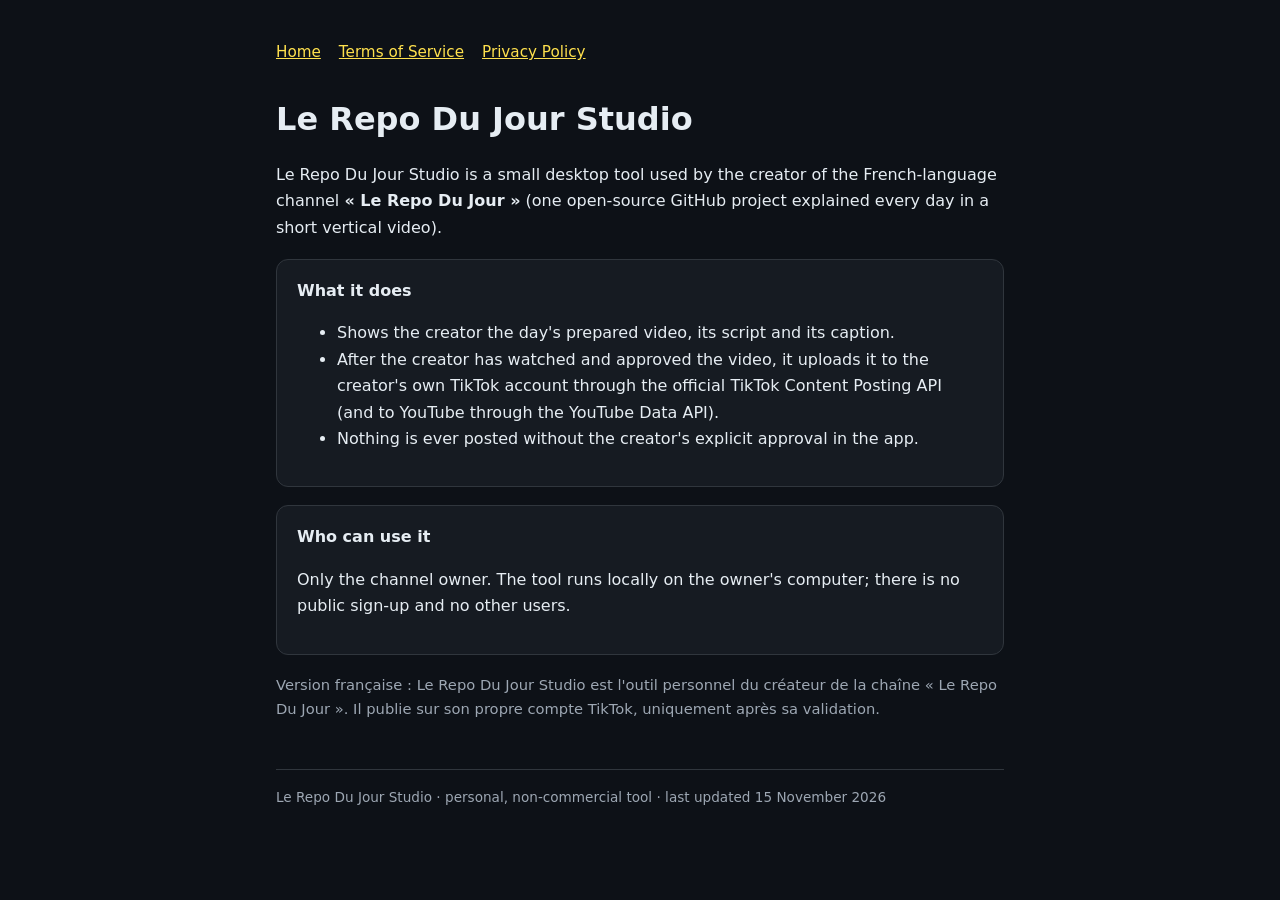
<file: index.html>
<!doctype html><html lang="en"><head><meta charset="utf-8"><meta name="viewport" content="width=device-width,initial-scale=1">
<title>Le Repo Du Jour Studio</title><link rel="stylesheet" href="style.css"></head><body><main>
<nav><a href="index.html">Home</a><a href="terms.html">Terms of Service</a><a href="privacy.html">Privacy Policy</a></nav>
<h1>Le Repo Du Jour Studio</h1>
<p>Le Repo Du Jour Studio is a small desktop tool used by the creator of the French-language channel <strong>« Le Repo Du Jour »</strong> (one open-source GitHub project explained every day in a short vertical video).</p>
<div class="card"><strong>What it does</strong>
<ul>
<li>Shows the creator the day's prepared video, its script and its caption.</li>
<li>After the creator has watched and approved the video, it uploads it to the creator's own TikTok account through the official TikTok Content Posting API (and to YouTube through the YouTube Data API).</li>
<li>Nothing is ever posted without the creator's explicit approval in the app.</li>
</ul></div>
<div class="card"><strong>Who can use it</strong><p>Only the channel owner. The tool runs locally on the owner's computer; there is no public sign-up and no other users.</p></div>
<p class="muted">Version française : Le Repo Du Jour Studio est l'outil personnel du créateur de la chaîne « Le Repo Du Jour ». Il publie sur son propre compte TikTok, uniquement après sa validation.</p>
<footer>Le Repo Du Jour Studio · personal, non-commercial tool · last updated 15 November 2026</footer>
</main></body></html>
</file>
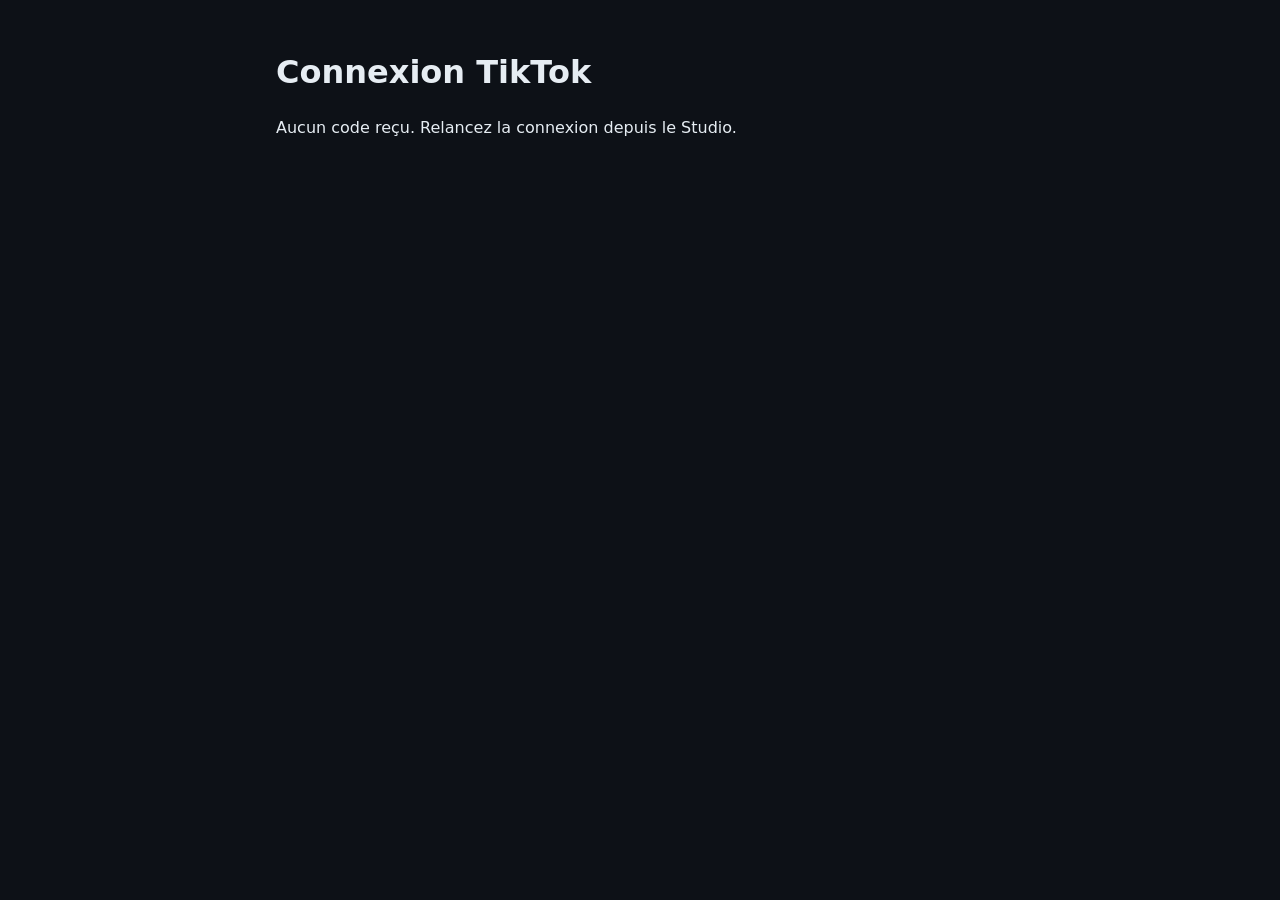
<file: callback.html>
<!doctype html><html lang="en"><head><meta charset="utf-8"><meta name="viewport" content="width=device-width,initial-scale=1">
<title>Connexion TikTok</title><link rel="stylesheet" href="style.css"></head><body><main>
<h1>Connexion TikTok</h1><p id="msg">Retour vers le Studio sur votre ordinateur…</p>
<script>
// Renvoie le code d'autorisation TikTok au Studio qui tourne sur l'ordinateur du propriétaire (localhost uniquement).
var q = location.search || "";
var p = new URLSearchParams(q);
if (p.get("code") || p.get("error")) {
  location.replace("http://localhost:8765/tiktok" + q);
} else {
  document.getElementById("msg").textContent = "Aucun code reçu. Relancez la connexion depuis le Studio.";
}
</script>
</main></body></html>
</file>
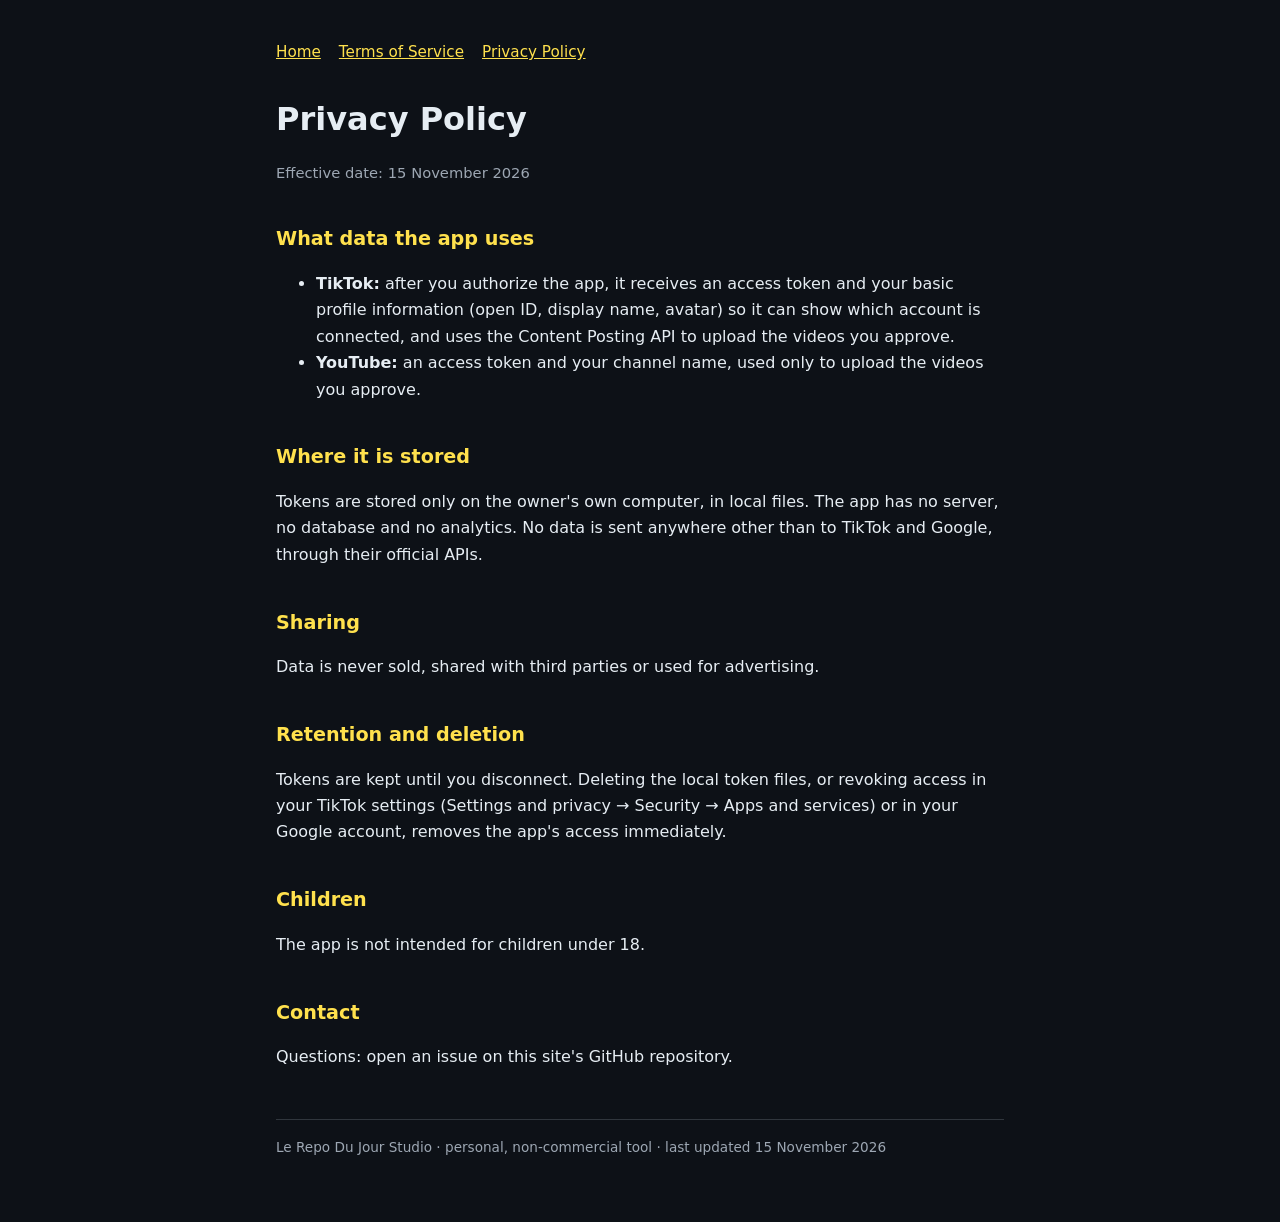
<file: privacy.html>
<!doctype html><html lang="en"><head><meta charset="utf-8"><meta name="viewport" content="width=device-width,initial-scale=1">
<title>Privacy Policy</title><link rel="stylesheet" href="style.css"></head><body><main>
<nav><a href="index.html">Home</a><a href="terms.html">Terms of Service</a><a href="privacy.html">Privacy Policy</a></nav>
<h1>Privacy Policy</h1>
<p class="muted">Effective date: 15 November 2026</p>
<h2>What data the app uses</h2>
<ul>
<li><strong>TikTok:</strong> after you authorize the app, it receives an access token and your basic profile information (open ID, display name, avatar) so it can show which account is connected, and uses the Content Posting API to upload the videos you approve.</li>
<li><strong>YouTube:</strong> an access token and your channel name, used only to upload the videos you approve.</li>
</ul>
<h2>Where it is stored</h2><p>Tokens are stored only on the owner's own computer, in local files. The app has no server, no database and no analytics. No data is sent anywhere other than to TikTok and Google, through their official APIs.</p>
<h2>Sharing</h2><p>Data is never sold, shared with third parties or used for advertising.</p>
<h2>Retention and deletion</h2><p>Tokens are kept until you disconnect. Deleting the local token files, or revoking access in your TikTok settings (Settings and privacy → Security → Apps and services) or in your Google account, removes the app's access immediately.</p>
<h2>Children</h2><p>The app is not intended for children under 18.</p>
<h2>Contact</h2><p>Questions: open an issue on this site's GitHub repository.</p>
<footer>Le Repo Du Jour Studio · personal, non-commercial tool · last updated 15 November 2026</footer>
</main></body></html>
</file>
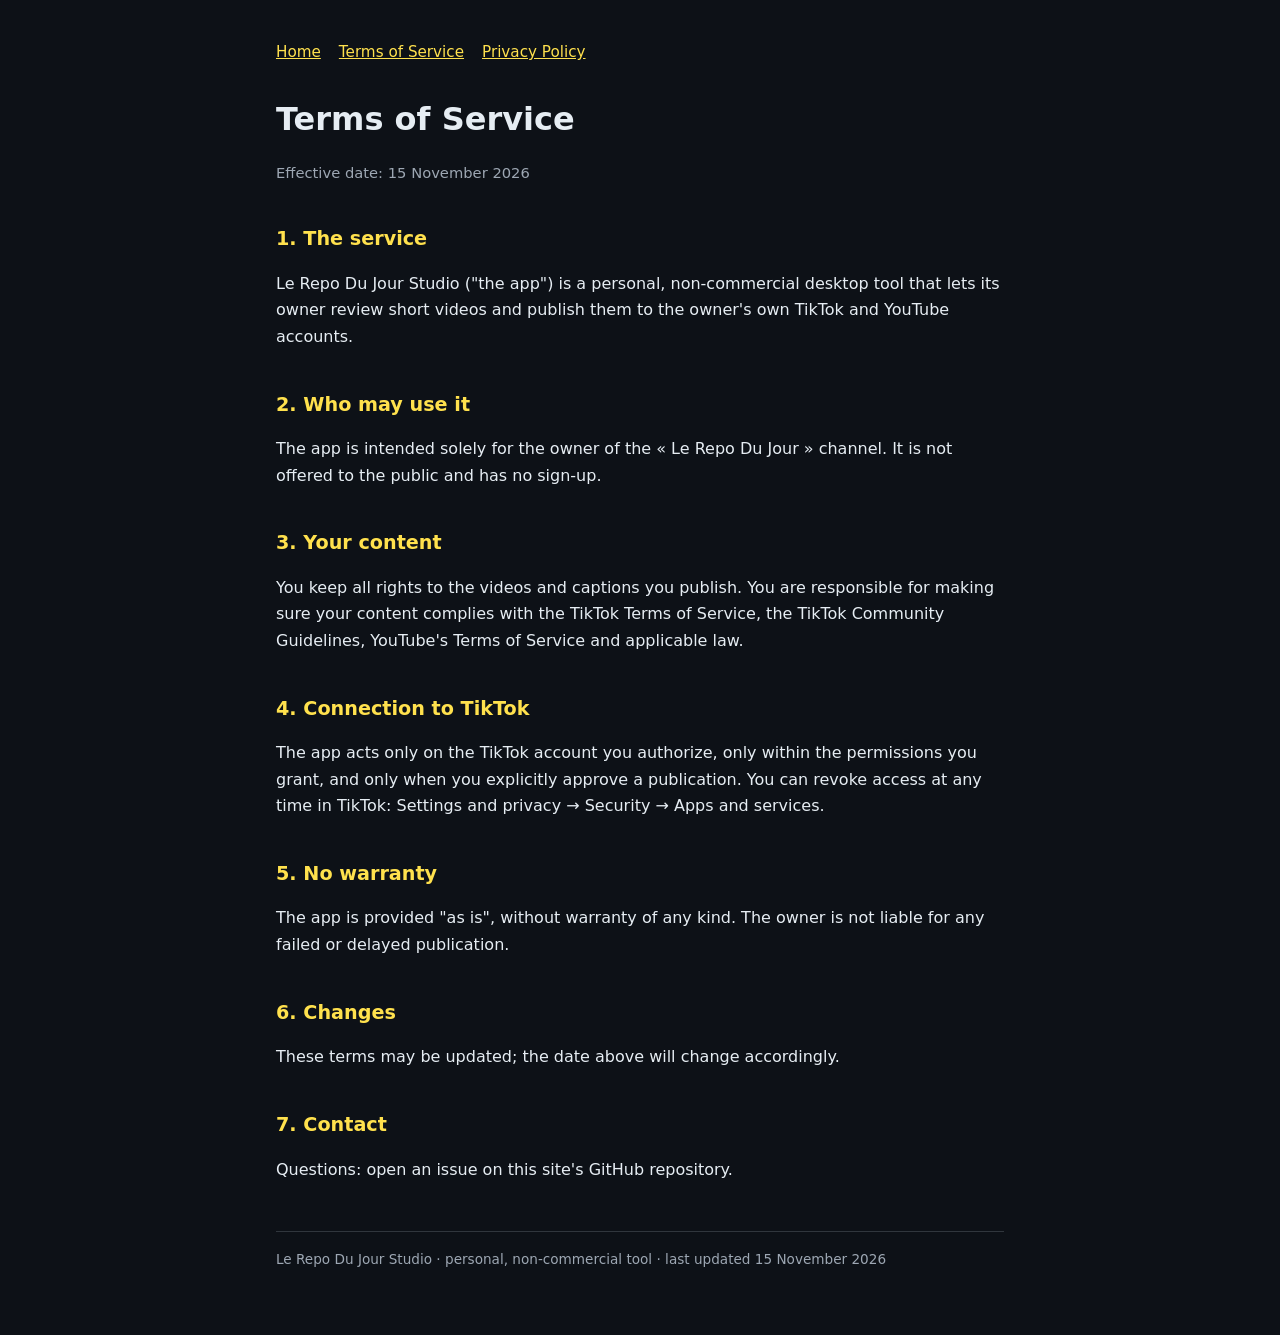
<file: terms.html>
<!doctype html><html lang="en"><head><meta charset="utf-8"><meta name="viewport" content="width=device-width,initial-scale=1">
<title>Terms of Service</title><link rel="stylesheet" href="style.css"></head><body><main>
<nav><a href="index.html">Home</a><a href="terms.html">Terms of Service</a><a href="privacy.html">Privacy Policy</a></nav>
<h1>Terms of Service</h1>
<p class="muted">Effective date: 15 November 2026</p>
<h2>1. The service</h2><p>Le Repo Du Jour Studio ("the app") is a personal, non-commercial desktop tool that lets its owner review short videos and publish them to the owner's own TikTok and YouTube accounts.</p>
<h2>2. Who may use it</h2><p>The app is intended solely for the owner of the « Le Repo Du Jour » channel. It is not offered to the public and has no sign-up.</p>
<h2>3. Your content</h2><p>You keep all rights to the videos and captions you publish. You are responsible for making sure your content complies with the TikTok Terms of Service, the TikTok Community Guidelines, YouTube's Terms of Service and applicable law.</p>
<h2>4. Connection to TikTok</h2><p>The app acts only on the TikTok account you authorize, only within the permissions you grant, and only when you explicitly approve a publication. You can revoke access at any time in TikTok: Settings and privacy → Security → Apps and services.</p>
<h2>5. No warranty</h2><p>The app is provided "as is", without warranty of any kind. The owner is not liable for any failed or delayed publication.</p>
<h2>6. Changes</h2><p>These terms may be updated; the date above will change accordingly.</p>
<h2>7. Contact</h2><p>Questions: open an issue on this site's GitHub repository.</p>
<footer>Le Repo Du Jour Studio · personal, non-commercial tool · last updated 15 November 2026</footer>
</main></body></html>
</file>
<file: style.css>
:root{--bg:#0d1117;--fg:#e6edf3;--muted:#9da7b3;--accent:#ffe14d;--card:#161b22;--line:#30363d}
*{box-sizing:border-box}body{margin:0;background:var(--bg);color:var(--fg);font:16px/1.65 system-ui,-apple-system,"Segoe UI",Roboto,sans-serif}
main{max-width:760px;margin:0 auto;padding:40px 16px 64px}
h1{font-size:2rem;margin:.2em 0}h2{font-size:1.2rem;margin-top:2em;color:var(--accent)}
a{color:var(--accent)}nav{display:flex;gap:18px;flex-wrap:wrap;margin-bottom:28px;font-size:.95rem}
.card{background:var(--card);border:1px solid var(--line);border-radius:12px;padding:18px 20px;margin:18px 0}
.muted{color:var(--muted);font-size:.92rem}code{background:#0008;padding:2px 6px;border-radius:6px}
footer{margin-top:48px;border-top:1px solid var(--line);padding-top:16px;color:var(--muted);font-size:.85rem}
</file>
